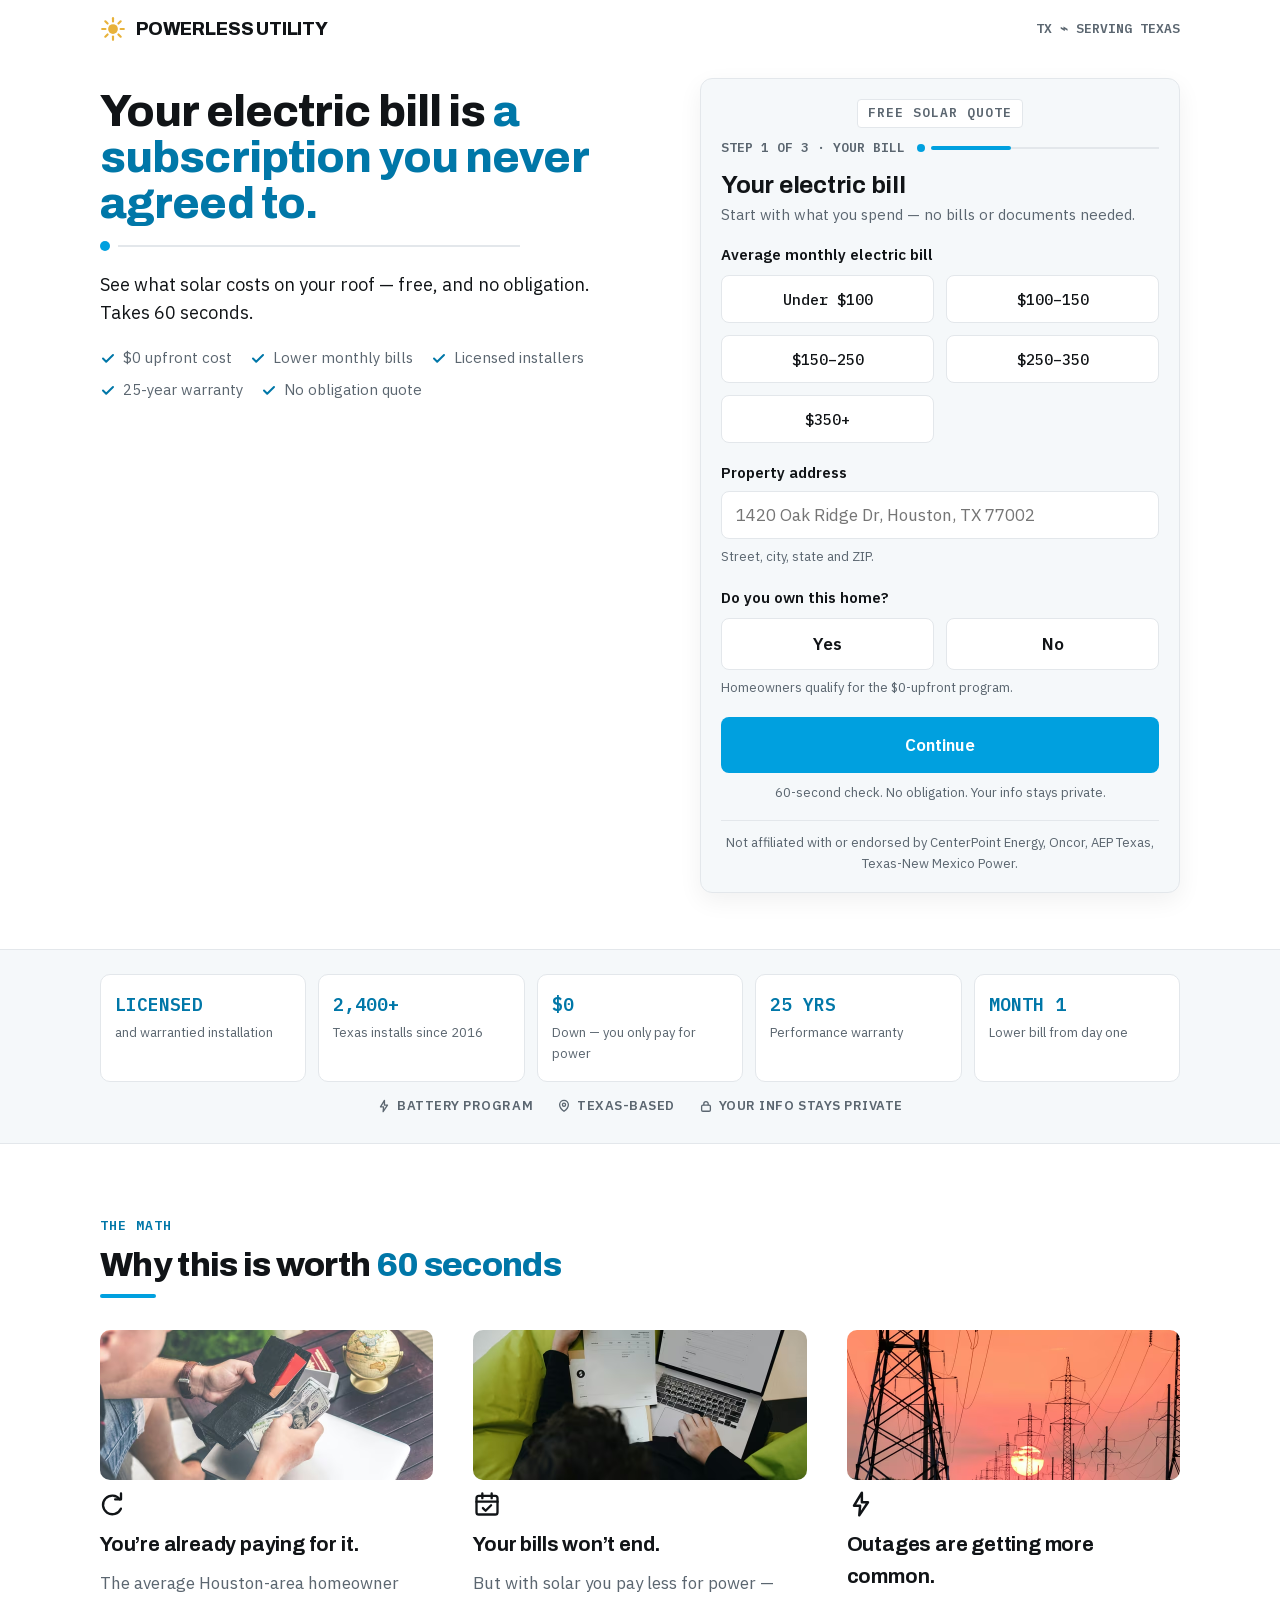
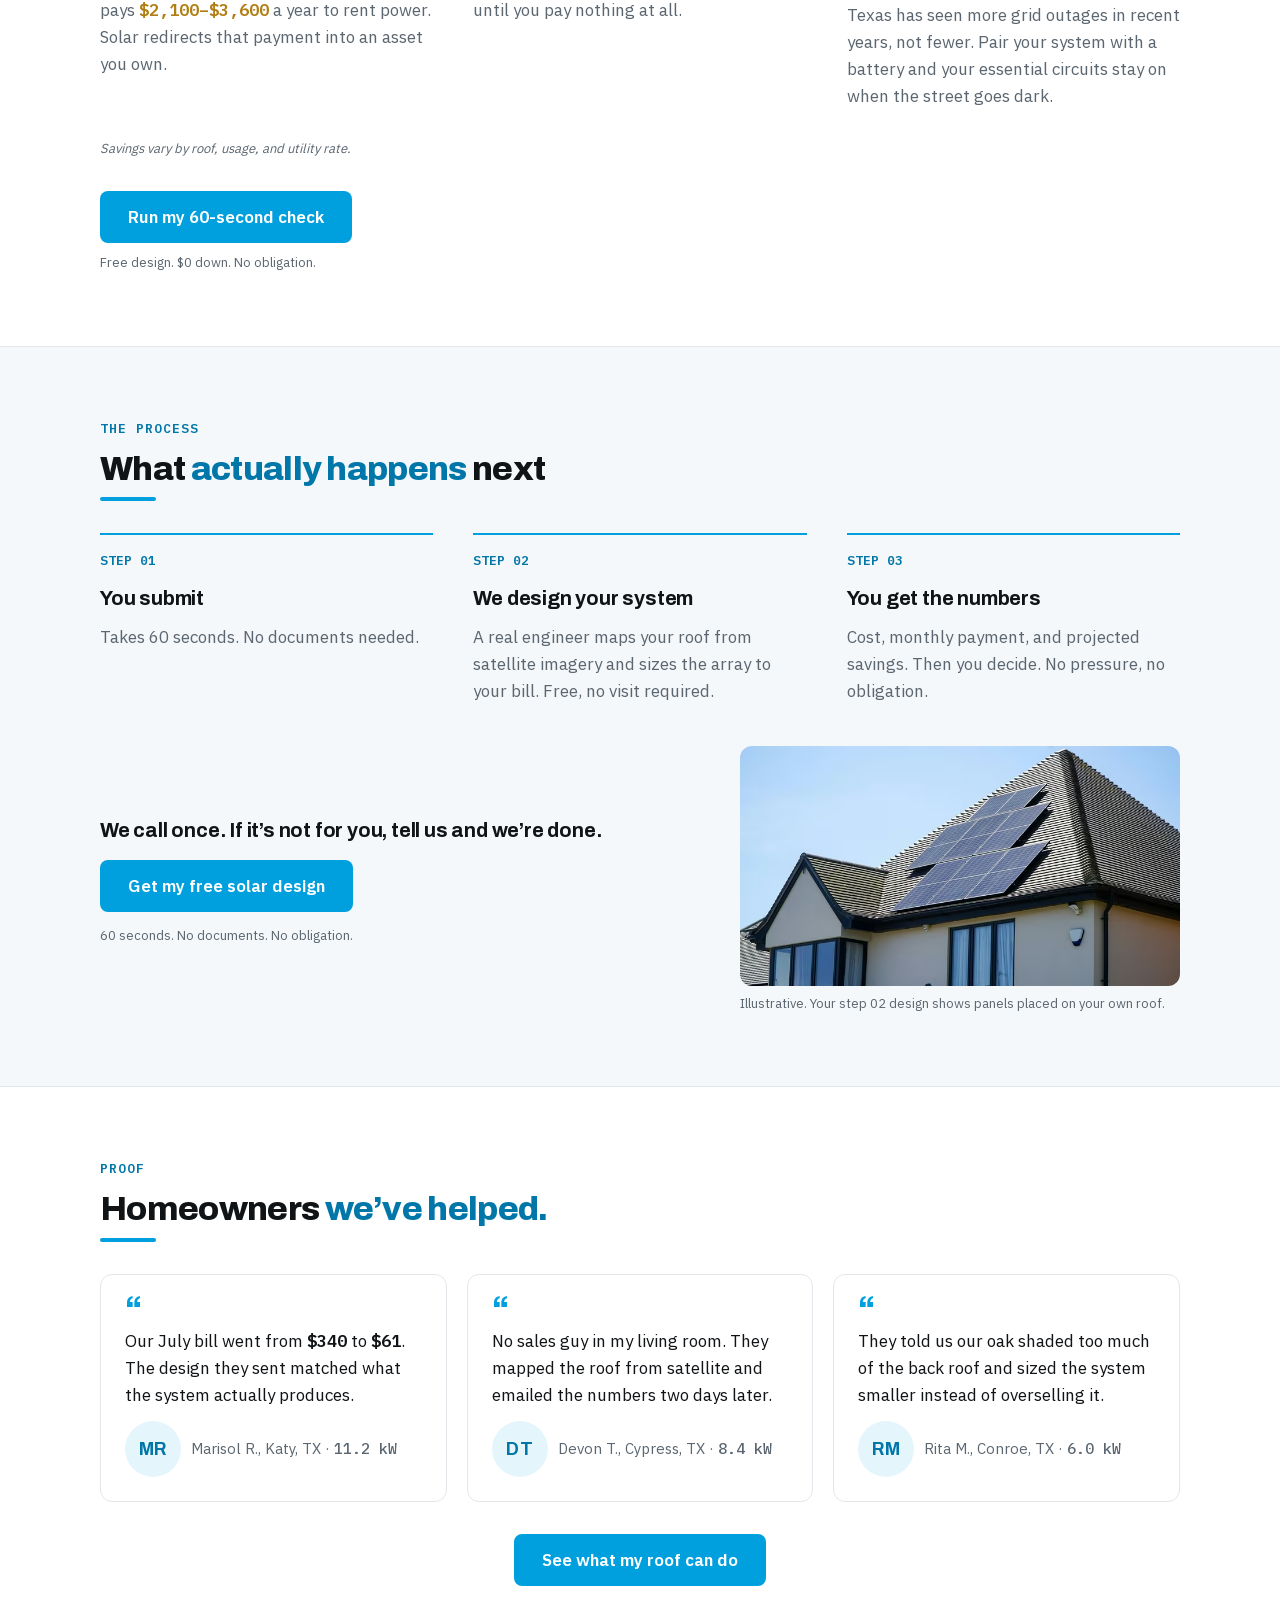
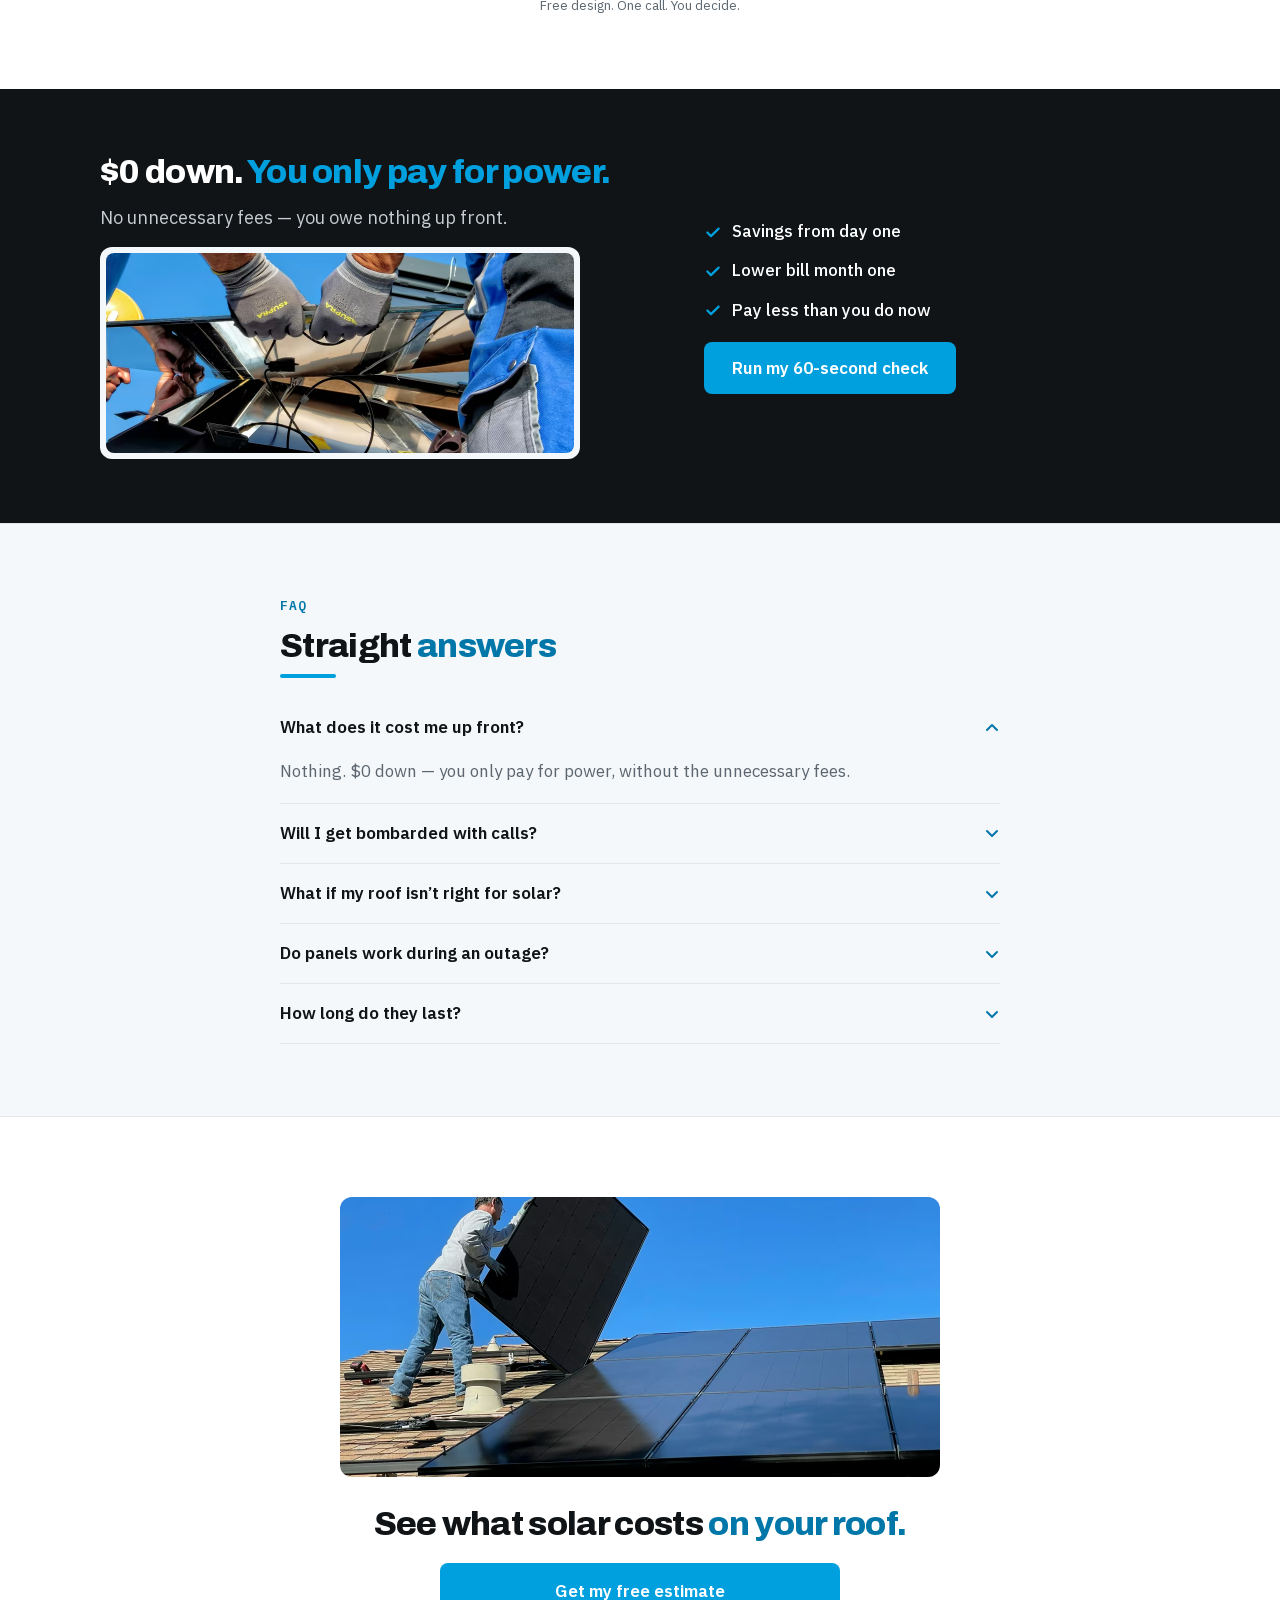
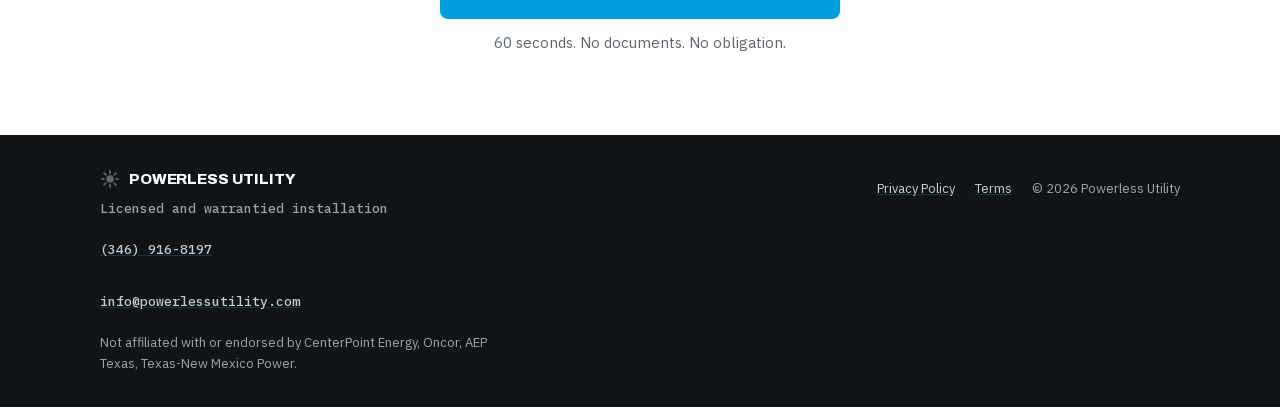
<file: index.html>
<!DOCTYPE html>
<html lang="en">
<head>
<meta charset="utf-8">
<meta name="viewport" content="width=device-width, initial-scale=1">
<title>Powerless Utility — Free Solar Quote for Texas Homeowners</title>
<meta name="description" content="See what solar costs on your roof — free, and no obligation. $0 down, licensed and warrantied installation, 25-year performance warranty. Takes 60 seconds.">
<meta name="theme-color" content="#00A0DF">
<link rel="icon" href="assets/favicon.svg" type="image/svg+xml">
<link rel="preload" as="font" type="font/woff2" href="assets/fonts/ibm-plex-sans-400.woff2" crossorigin>
<link rel="preload" as="font" type="font/woff2" href="assets/fonts/archivo-800.woff2" crossorigin>
<link rel="stylesheet" href="styles.css">
<!-- Photography: Unsplash (license: free for commercial use, no attribution required).
     hero-install, spare crew shot — Raze Solar · reason-bill — Artem Beliaikin
     reason-payments — SumUp · reason-outage — Andrey Metelev · design-preview — Watt A Lot
     battery-program — Ricardo Gomez Angel · install-photo — Bill Mead
     These are stock photographs, not Powerless Utility's own installs. Swap in real
     job-site photos before any campaign that claims them as the company's work. -->
<meta property="og:type" content="website">
<meta property="og:title" content="See what solar costs on your roof — free, no obligation">
<meta property="og:description" content="$0 down, licensed and warrantied installation, 25-year performance warranty. Takes 60 seconds.">
<meta property="og:image" content="assets/reason-bill.jpg">
<meta name="twitter:card" content="summary_large_image">
</head>
<body>

<a class="skip-link" href="#main">Skip to content</a>

<header class="site-header">
  <div class="brand">
    <svg width="26" height="26" viewBox="0 0 24 24" fill="none" aria-hidden="true"><circle cx="12" cy="12" r="4.5" fill="#E8B23A"></circle><g stroke="#E8B23A" stroke-width="2" stroke-linecap="round"><path d="M12 2v3"></path><path d="M12 19v3"></path><path d="M2 12h3"></path><path d="M19 12h3"></path><path d="M4.9 4.9l2.1 2.1"></path><path d="M17 17l2.1 2.1"></path><path d="M19.1 4.9L17 7"></path><path d="M7 17l-2.1 2.1"></path></g></svg>
    <span class="brand-name">Powerless Utility</span>
  </div>
  <span class="header-region"><span class="desktop-only-inline">TX ⌁ SERVING TEXAS</span><span class="mobile-only-inline">TX ⌁</span></span>
</header>

<main id="main">
<!-- Hero + Form -->
<section class="hero">
  <div class="hero-inner">
    <div class="hero-copy">
      <h1 id="hero-headline">Your electric bill is <span class="accent">a subscription you never agreed to.</span></h1>
      <div class="drain" aria-hidden="true">
        <span class="drain-dot"></span>
        <span class="drain-track"></span>
        <span class="drain-fill"></span>
      </div>
      <p class="hero-sub">See what solar costs on your roof — free, and no obligation. Takes 60 seconds.</p>
      <div class="hero-ticks">
        <span class="tick"><svg width="16" height="16" viewBox="0 0 16 16" fill="none" aria-hidden="true"><path d="M3 8.5l3.2 3.2L13 5" stroke="#0077A8" stroke-width="2" stroke-linecap="round" stroke-linejoin="round"></path></svg>$0 upfront cost</span>
        <span class="tick"><svg width="16" height="16" viewBox="0 0 16 16" fill="none" aria-hidden="true"><path d="M3 8.5l3.2 3.2L13 5" stroke="#0077A8" stroke-width="2" stroke-linecap="round" stroke-linejoin="round"></path></svg>Lower monthly bills</span>
        <span class="tick"><svg width="16" height="16" viewBox="0 0 16 16" fill="none" aria-hidden="true"><path d="M3 8.5l3.2 3.2L13 5" stroke="#0077A8" stroke-width="2" stroke-linecap="round" stroke-linejoin="round"></path></svg>Licensed installers</span>
        <span class="tick"><svg width="16" height="16" viewBox="0 0 16 16" fill="none" aria-hidden="true"><path d="M3 8.5l3.2 3.2L13 5" stroke="#0077A8" stroke-width="2" stroke-linecap="round" stroke-linejoin="round"></path></svg>25-year warranty</span>
        <span class="tick"><svg width="16" height="16" viewBox="0 0 16 16" fill="none" aria-hidden="true"><path d="M3 8.5l3.2 3.2L13 5" stroke="#0077A8" stroke-width="2" stroke-linecap="round" stroke-linejoin="round"></path></svg>No obligation quote</span>
      </div>
      <div class="hero-photo">
        <picture>
          <source media="(max-width:899px)" srcset="assets/hero-install-sm.avif" type="image/avif">
          <source media="(max-width:899px)" srcset="assets/hero-install-sm.webp" type="image/webp">
          <source srcset="assets/hero-install.avif" type="image/avif">
          <source srcset="assets/hero-install.webp" type="image/webp">
          <img class="img-real hero-img" src="assets/hero-install.jpg"
               alt="Two installers in safety harnesses fitting solar panels to a shingled residential roof under a clear sky"
               width="1120" height="440" fetchpriority="high" decoding="async">
        </picture>
      </div>
    </div>

    <div class="form-card" id="form-card">
      <div class="sr-only" aria-live="polite" id="live-region"></div>
      <div class="card-eyebrow-row">
        <span class="card-eyebrow">FREE SOLAR QUOTE</span>
      </div>
      <div id="form-body"></div>
      <p class="card-disclaimer">Not affiliated with or endorsed by CenterPoint Energy, Oncor, AEP Texas, Texas-New Mexico Power.</p>
    </div>
  </div>
</section>

<!-- Proof strip -->
<section class="proof">
  <div class="wrap">
    <div class="proof-grid">
      <div class="proof-card"><span class="proof-num">LICENSED</span><span class="proof-label">and warrantied installation</span></div>
      <div class="proof-card"><span class="proof-num">2,400+</span><span class="proof-label">Texas installs since 2016</span></div>
      <div class="proof-card"><span class="proof-num">$0</span><span class="proof-label">Down — you only pay for power</span></div>
      <div class="proof-card"><span class="proof-num">25 YRS</span><span class="proof-label">Performance warranty</span></div>
      <div class="proof-card"><span class="proof-num">MONTH 1</span><span class="proof-label">Lower bill from day one</span></div>
    </div>
    <div class="badges">
      <span class="badge"><svg width="14" height="14" viewBox="0 0 16 16" fill="none" aria-hidden="true"><path d="M8.5 1.5L4 9h3.5L7 14.5 12 7H8.5z" stroke="#5B6670" stroke-width="1.5" stroke-linejoin="round"></path></svg>BATTERY PROGRAM</span>
      <span class="badge"><svg width="14" height="14" viewBox="0 0 16 16" fill="none" aria-hidden="true"><path d="M8 14s5-3.6 5-7.5a5 5 0 00-10 0C3 10.4 8 14 8 14z" stroke="#5B6670" stroke-width="1.5"></path><circle cx="8" cy="6.5" r="1.8" stroke="#5B6670" stroke-width="1.5"></circle></svg>TEXAS-BASED</span>
      <span class="badge"><svg width="14" height="14" viewBox="0 0 16 16" fill="none" aria-hidden="true"><rect x="3" y="7" width="10" height="7" rx="1.5" stroke="#5B6670" stroke-width="1.5"></rect><path d="M5.5 7V5.5a2.5 2.5 0 015 0V7" stroke="#5B6670" stroke-width="1.5"></path></svg>YOUR INFO STAYS PRIVATE</span>
    </div>
  </div>
</section>

<!-- Three reasons -->
<section class="reasons">
  <div class="wrap section-pad">
    <div class="section-head">
      <span class="eyebrow">THE MATH</span>
      <h2>Why this is worth <span class="accent">60 seconds</span></h2>
      <span class="rule" aria-hidden="true"></span>
    </div>
    <div class="cols-260">
      <div class="reason">
        <picture>
          <source srcset="assets/reason-bill.avif" type="image/avif">
          <source srcset="assets/reason-bill.webp" type="image/webp">
          <img class="img-real" src="assets/reason-bill.jpg" alt="A homeowner counting cash out of a wallet at an outdoor table" width="720" height="300" loading="lazy" decoding="async" style="height:150px;--radius:10px">
        </picture>
        <svg width="28" height="28" viewBox="0 0 24 24" fill="none" aria-hidden="true"><path d="M17 8a8 8 0 10.9 8" stroke="#111417" stroke-width="2" stroke-linecap="round"></path><path d="M18 3v5h-5" stroke="#111417" stroke-width="2" stroke-linecap="round" stroke-linejoin="round"></path></svg>
        <h3>You’re already paying for it.</h3>
        <p>The average Houston-area homeowner pays <span class="figure amber">$2,100–$3,600</span> a year to rent power. Solar redirects that payment into an asset you own.</p>
      </div>
      <div class="reason">
        <picture>
          <source srcset="assets/reason-payments.avif" type="image/avif">
          <source srcset="assets/reason-payments.webp" type="image/webp">
          <img class="img-real" src="assets/reason-payments.jpg"
               alt="A person reviewing a printed invoice next to an open laptop"
               width="720" height="300" loading="lazy" decoding="async" style="height:150px;--radius:10px">
        </picture>
        <svg width="28" height="28" viewBox="0 0 24 24" fill="none" aria-hidden="true"><rect x="3" y="5" width="18" height="16" rx="2" stroke="#111417" stroke-width="2"></rect><path d="M3 10h18M8 3v4M16 3v4" stroke="#111417" stroke-width="2" stroke-linecap="round"></path><path d="M8.5 15.5l2.3 2.3 4.7-4.7" stroke="#111417" stroke-width="2" stroke-linecap="round" stroke-linejoin="round"></path></svg>
        <h3>Your bills won’t end.</h3>
        <p>But with solar you pay less for power — until you pay nothing at all.</p>
      </div>
      <div class="reason">
        <picture>
          <source srcset="assets/reason-outage.avif" type="image/avif">
          <source srcset="assets/reason-outage.webp" type="image/webp">
          <img class="img-real" src="assets/reason-outage.jpg"
               alt="A line of high-voltage transmission towers silhouetted against an orange sunset"
               width="720" height="300" loading="lazy" decoding="async" style="height:150px;--radius:10px">
        </picture>
        <svg width="28" height="28" viewBox="0 0 16 16" fill="none" aria-hidden="true"><path d="M8.5 1.5L4 9h3.5L7 14.5 12 7H8.5z" stroke="#111417" stroke-width="1.4" stroke-linejoin="round"></path></svg>
        <h3>Outages are getting more common.</h3>
        <p>Texas has seen more grid outages in recent years, not fewer. Pair your system with a battery and your essential circuits stay on when the street goes dark.</p>
      </div>
    </div>
    <p class="fineprint-italic">Savings vary by roof, usage, and utility rate.</p>
    <div class="cta-block">
      <button type="button" class="btn btn-primary btn-inline" data-scroll-to-form>Run my 60-second check</button>
      <p class="fineprint">Free design. $0 down. No obligation.</p>
    </div>
  </div>
</section>

<!-- What happens next -->
<section class="process">
  <div class="wrap section-pad">
    <div class="section-head">
      <span class="eyebrow">THE PROCESS</span>
      <h2>What <span class="accent">actually happens</span> next</h2>
      <span class="rule" aria-hidden="true"></span>
    </div>
    <div class="cols-260 gap-28">
      <div class="step-card">
        <span class="step-num">STEP 01</span>
        <h3>You submit</h3>
        <p>Takes 60 seconds. No documents needed.</p>
      </div>
      <div class="step-card">
        <span class="step-num">STEP 02</span>
        <h3>We design your system</h3>
        <p>A real engineer maps your roof from satellite imagery and sizes the array to your bill. Free, no visit required.</p>
      </div>
      <div class="step-card">
        <span class="step-num">STEP 03</span>
        <h3>You get the numbers</h3>
        <p>Cost, monthly payment, and projected savings. Then you decide. No pressure, no obligation.</p>
      </div>
    </div>
    <div class="process-cta">
      <div class="process-cta-copy">
        <p class="lead-line">We call once. If it’s not for you, tell us and we’re done.</p>
        <button type="button" class="btn btn-primary btn-inline" data-scroll-to-form>Get my free solar design</button>
        <p class="fineprint">60 seconds. No documents. No obligation.</p>
      </div>
      <div class="process-cta-media">
        <picture>
          <source media="(max-width:899px)" srcset="assets/design-preview-sm.avif" type="image/avif">
          <source media="(max-width:899px)" srcset="assets/design-preview-sm.webp" type="image/webp">
          <source srcset="assets/design-preview.avif" type="image/avif">
          <source srcset="assets/design-preview.webp" type="image/webp">
          <img class="img-real" src="assets/design-preview.jpg"
               alt="A tiled house roof with a solar array laid out across the sunlit south-facing plane"
               width="880" height="480" loading="lazy" decoding="async" style="height:240px;--radius:12px">
        </picture>
        <p class="fineprint mt-8">Illustrative. Your step 02 design shows panels placed on your own roof.</p>
      </div>
    </div>
  </div>
</section>

<!-- Social proof -->
<section class="testimonials" id="proof">
  <div class="wrap section-pad">
    <div class="section-head">
      <span class="eyebrow">PROOF</span>
      <h2>Homeowners <span class="accent">we’ve helped.</span></h2>
      <span class="rule" aria-hidden="true"></span>
    </div>
    <div class="cols-280">
      <figure class="quote-card">
        <span class="quote-mark" aria-hidden="true">“</span>
        <blockquote>Our July bill went from <span class="figure">$340</span> to <span class="figure">$61</span>. The design they sent matched what the system actually produces.</blockquote>
        <figcaption><span class="avatar-monogram" aria-hidden="true">MR</span><span>Marisol R., Katy, TX · <span class="mono">11.2 kW</span></span></figcaption>
      </figure>
      <figure class="quote-card">
        <span class="quote-mark" aria-hidden="true">“</span>
        <blockquote>No sales guy in my living room. They mapped the roof from satellite and emailed the numbers two days later.</blockquote>
        <figcaption><span class="avatar-monogram" aria-hidden="true">DT</span><span>Devon T., Cypress, TX · <span class="mono">8.4 kW</span></span></figcaption>
      </figure>
      <figure class="quote-card">
        <span class="quote-mark" aria-hidden="true">“</span>
        <blockquote>They told us our oak shaded too much of the back roof and sized the system smaller instead of overselling it.</blockquote>
        <figcaption><span class="avatar-monogram" aria-hidden="true">RM</span><span>Rita M., Conroe, TX · <span class="mono">6.0 kW</span></span></figcaption>
      </figure>
    </div>
    <div class="cta-block cta-block-center">
      <button type="button" class="btn btn-primary btn-inline" data-scroll-to-form>See what my roof can do</button>
      <p class="fineprint">Free design. One call. You decide.</p>
    </div>
  </div>
</section>

<!-- $0 down -->
<section class="no-loan">
  <div class="wrap no-loan-inner">
    <div class="no-loan-copy">
      <h2>$0 down. <span class="accent-bright">You only pay for power.</span></h2>
      <p class="no-loan-sub">No unnecessary fees — you owe nothing up front.</p>
      <div class="no-loan-media">
        <picture>
          <source media="(max-width:899px)" srcset="assets/battery-program-sm.avif" type="image/avif">
          <source media="(max-width:899px)" srcset="assets/battery-program-sm.webp" type="image/webp">
          <source srcset="assets/battery-program.avif" type="image/avif">
          <source srcset="assets/battery-program.webp" type="image/webp">
          <img class="img-real" src="assets/battery-program.jpg"
               alt="Gloved hands connecting the wiring beneath a solar panel during installation"
               width="936" height="400" loading="lazy" decoding="async" style="height:200px;--radius:8px;display:block">
        </picture>
      </div>
    </div>
    <div class="no-loan-list">
      <span class="dark-tick"><svg width="18" height="18" viewBox="0 0 16 16" fill="none" aria-hidden="true"><path d="M3 8.5l3.2 3.2L13 5" stroke="#00A0DF" stroke-width="2" stroke-linecap="round" stroke-linejoin="round"></path></svg>Savings from day one</span>
      <span class="dark-tick"><svg width="18" height="18" viewBox="0 0 16 16" fill="none" aria-hidden="true"><path d="M3 8.5l3.2 3.2L13 5" stroke="#00A0DF" stroke-width="2" stroke-linecap="round" stroke-linejoin="round"></path></svg>Lower bill month one</span>
      <span class="dark-tick"><svg width="18" height="18" viewBox="0 0 16 16" fill="none" aria-hidden="true"><path d="M3 8.5l3.2 3.2L13 5" stroke="#00A0DF" stroke-width="2" stroke-linecap="round" stroke-linejoin="round"></path></svg>Pay less than you do now</span>
      <button type="button" class="btn btn-primary btn-inline btn-self-start" data-scroll-to-form>Run my 60-second check</button>
    </div>
  </div>
</section>

<!-- FAQ -->
<section class="faq">
  <div class="wrap-narrow section-pad">
    <div class="section-head mb-20">
      <span class="eyebrow">FAQ</span>
      <h2>Straight <span class="accent">answers</span></h2>
      <span class="rule" aria-hidden="true"></span>
    </div>
    <details open>
      <summary>What does it cost me up front?<svg width="16" height="16" viewBox="0 0 16 16" fill="none" aria-hidden="true"><path d="M3 6l5 5 5-5" stroke="#0077A8" stroke-width="2" stroke-linecap="round" stroke-linejoin="round"></path></svg></summary>
      <p>Nothing. $0 down — you only pay for power, without the unnecessary fees.</p>
    </details>
    <details>
      <summary>Will I get bombarded with calls?<svg width="16" height="16" viewBox="0 0 16 16" fill="none" aria-hidden="true"><path d="M3 6l5 5 5-5" stroke="#0077A8" stroke-width="2" stroke-linecap="round" stroke-linejoin="round"></path></svg></summary>
      <p>No. One call, from a real person, at the time you choose.</p>
    </details>
    <details>
      <summary>What if my roof isn’t right for solar?<svg width="16" height="16" viewBox="0 0 16 16" fill="none" aria-hidden="true"><path d="M3 6l5 5 5-5" stroke="#0077A8" stroke-width="2" stroke-linecap="round" stroke-linejoin="round"></path></svg></summary>
      <p>We’ll tell you. About 1 in 5 homes we design turn out not to be a fit — you’ll get a straight answer either way.</p>
    </details>
    <details>
      <summary>Do panels work during an outage?<svg width="16" height="16" viewBox="0 0 16 16" fill="none" aria-hidden="true"><path d="M3 6l5 5 5-5" stroke="#0077A8" stroke-width="2" stroke-linecap="round" stroke-linejoin="round"></path></svg></summary>
      <p>Grid-tied systems shut off for lineworker safety. With a battery, essential circuits stay on.</p>
    </details>
    <details>
      <summary>How long do they last?<svg width="16" height="16" viewBox="0 0 16 16" fill="none" aria-hidden="true"><path d="M3 6l5 5 5-5" stroke="#0077A8" stroke-width="2" stroke-linecap="round" stroke-linejoin="round"></path></svg></summary>
      <p>25-year performance warranty, typically producing 30+ years.</p>
    </details>
  </div>
</section>

<!-- Final CTA -->
<section class="final-cta">
  <div class="final-cta-inner">
    <picture>
      <source media="(max-width:899px)" srcset="assets/install-photo-sm.avif" type="image/avif">
      <source media="(max-width:899px)" srcset="assets/install-photo-sm.webp" type="image/webp">
      <source srcset="assets/install-photo.avif" type="image/avif">
      <source srcset="assets/install-photo.webp" type="image/webp">
      <img class="img-real" src="assets/install-photo.jpg"
           alt="An installer lifting a solar panel into place on a tiled roof beside a completed row of panels"
           width="1200" height="560" loading="lazy" decoding="async" style="height:280px;--radius:12px;margin-bottom:28px">
    </picture>
    <h2>See what solar costs <span class="accent">on your roof.</span></h2>
    <button type="button" class="btn btn-primary btn-final" data-scroll-to-form>Get my free estimate</button>
    <p class="fineprint-15">60 seconds. No documents. No obligation.</p>
  </div>
</section>

</main>

<footer class="site-footer">
  <div class="wrap footer-inner">
    <div class="footer-col">
      <div class="footer-brand">
        <svg width="20" height="20" viewBox="0 0 24 24" fill="none" aria-hidden="true"><circle cx="12" cy="12" r="4.5" fill="#5B6670"></circle><g stroke="#5B6670" stroke-width="2" stroke-linecap="round"><path d="M12 2v3"></path><path d="M12 19v3"></path><path d="M2 12h3"></path><path d="M19 12h3"></path><path d="M4.9 4.9l2.1 2.1"></path><path d="M17 17l2.1 2.1"></path><path d="M19.1 4.9L17 7"></path><path d="M7 17l-2.1 2.1"></path></g></svg>
        <span class="footer-brand-name">Powerless Utility</span>
      </div>
      <span class="mono-13">Licensed and warrantied installation</span>
      <a class="mono-13 footer-link" href="tel:+13469168197">(346) 916-8197</a>
      <a class="mono-13 footer-link" href="mailto:info@powerlessutility.com">info@powerlessutility.com</a>
      <span class="footer-disclaimer">Not affiliated with or endorsed by CenterPoint Energy, Oncor, AEP Texas, Texas-New Mexico Power.</span>
    </div>
    <div class="footer-legal">
      <a href="privacy.html" target="_blank" rel="noopener" class="footer-link">Privacy Policy</a>
      <a href="terms.html" target="_blank" rel="noopener" class="footer-link">Terms</a>
      <span>© 2026 Powerless Utility</span>
    </div>
  </div>
</footer>

<div class="sticky-cta" id="sticky-cta" hidden>
  <button type="button" class="btn btn-primary btn-sticky" data-scroll-to-form>Get my free quote</button>
</div>

<div class="exit-overlay" id="exit-overlay" hidden>
  <div class="exit-dialog" role="dialog" aria-modal="true" aria-label="Get the estimate by email" id="exit-dialog"></div>
</div>

<script src="app.js" defer></script>
</body>
</html>
</file>
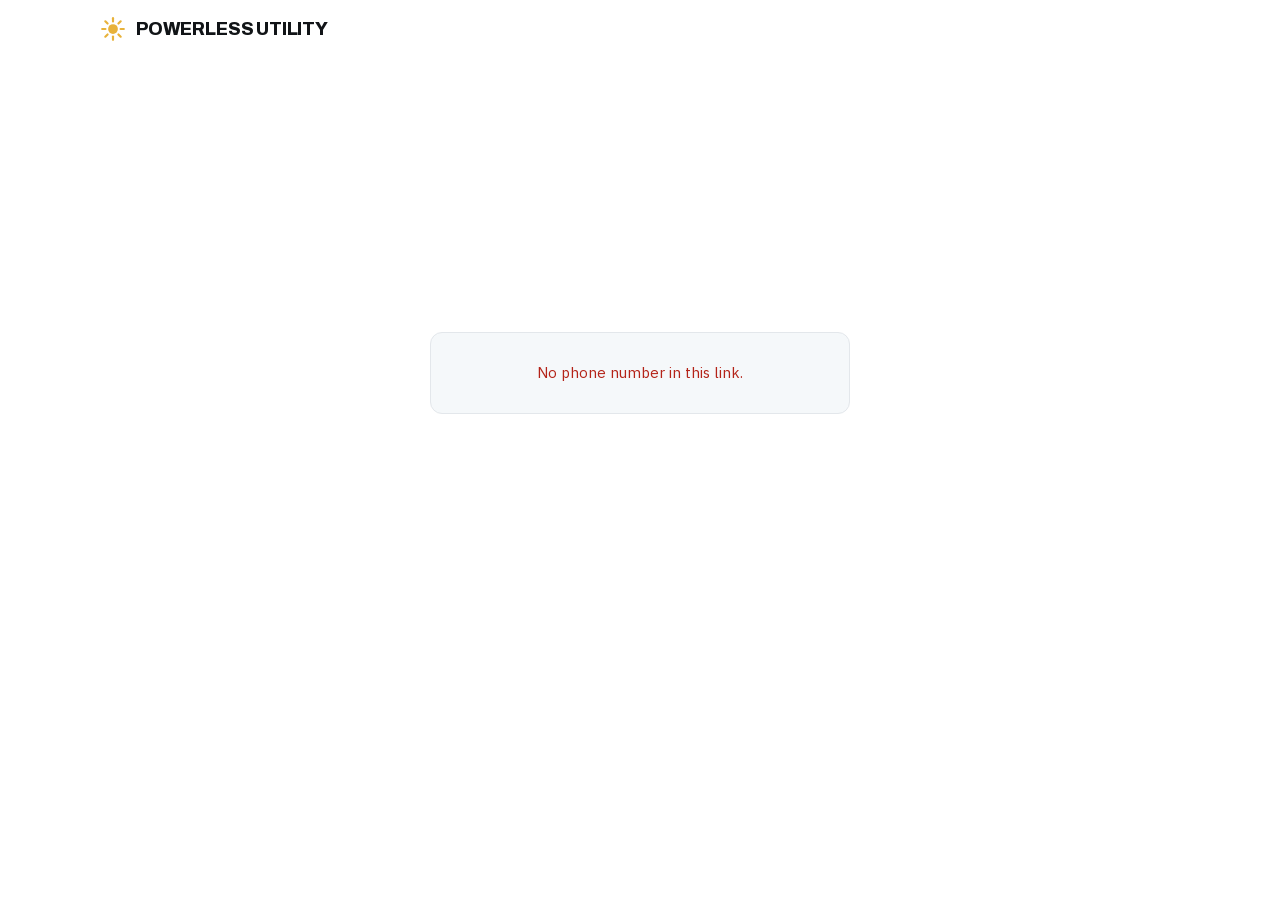
<file: call.html>
<!DOCTYPE html>
<html lang="en">
<head>
<meta charset="utf-8">
<meta name="viewport" content="width=device-width, initial-scale=1">
<title>Call — Powerless Utility</title>
<!-- Tap-to-call bridge for the leads sheet. Google Sheets will not open a
     tel: link directly, so the sheet links here and this page opens the
     dialler. The number rides in the URL fragment (#18328847302), which the
     browser never sends to the server, so it is not logged anywhere. -->
<meta name="robots" content="noindex, nofollow">
<meta name="theme-color" content="#00A0DF">
<link rel="icon" href="assets/favicon.svg" type="image/svg+xml">
<link rel="stylesheet" href="styles.css">
<style>
  .call-wrap{min-height:70vh;display:flex;align-items:center;justify-content:center;padding:32px 20px}
  .call-card{width:100%;max-width:420px;background:var(--surface);border:1px solid var(--line);border-radius:12px;padding:28px 24px;text-align:center}
  .call-label{font-family:var(--mono);font-weight:600;font-size:13px;letter-spacing:.08em;color:var(--muted);margin:0 0 10px}
  .call-number{font-family:var(--display);font-weight:800;font-size:clamp(28px,8vw,36px);letter-spacing:-0.01em;margin:0 0 20px;color:var(--ink);word-break:break-all}
  .dial-btn{display:block;width:100%;min-height:60px;line-height:60px;border-radius:8px;background:var(--brand-dark);color:#FFFFFF;font-weight:600;font-size:19px;text-decoration:none}
  .dial-btn:hover{background:#00688F;color:#FFFFFF}
  .call-hint{font-size:13px;color:var(--muted);margin:14px 0 0}
  .call-err{color:var(--error);font-size:15px;margin:0}
</style>
</head>
<body>

<header class="site-header">
  <a class="brand brand-home" href="index.html">
    <svg width="26" height="26" viewBox="0 0 24 24" fill="none" aria-hidden="true"><circle cx="12" cy="12" r="4.5" fill="#E8B23A"></circle><g stroke="#E8B23A" stroke-width="2" stroke-linecap="round"><path d="M12 2v3"></path><path d="M12 19v3"></path><path d="M2 12h3"></path><path d="M19 12h3"></path><path d="M4.9 4.9l2.1 2.1"></path><path d="M17 17l2.1 2.1"></path><path d="M19.1 4.9L17 7"></path><path d="M7 17l-2.1 2.1"></path></g></svg>
    <span class="brand-name">Powerless Utility</span>
  </a>
</header>

<main class="call-wrap">
  <div class="call-card" id="card">
    <p class="call-label">CALLING</p>
    <h1 class="call-number" id="number">…</h1>
    <a class="dial-btn" id="dial" href="#">Call</a>
    <p class="call-hint">If your phone didn't open the dialler, tap Call.</p>
  </div>
</main>

<script>
(function () {
  var digits = (location.hash || '').replace(/\D/g, '');
  if (digits.length === 11 && digits.charAt(0) === '1') digits = digits.slice(1);
  var card = document.getElementById('card');
  if (digits.length !== 10) {
    card.innerHTML = '<p class="call-err">No phone number in this link.</p>';
    return;
  }
  var pretty = '(' + digits.slice(0, 3) + ') ' + digits.slice(3, 6) + '-' + digits.slice(6);
  var tel = 'tel:+1' + digits;
  document.getElementById('number').textContent = pretty;
  var dial = document.getElementById('dial');
  dial.href = tel;
  dial.textContent = 'Call ' + pretty;
  // Go straight to the dialler; the button stays as the fallback.
  location.replace(tel);
})();
</script>
</body>
</html>
</file>
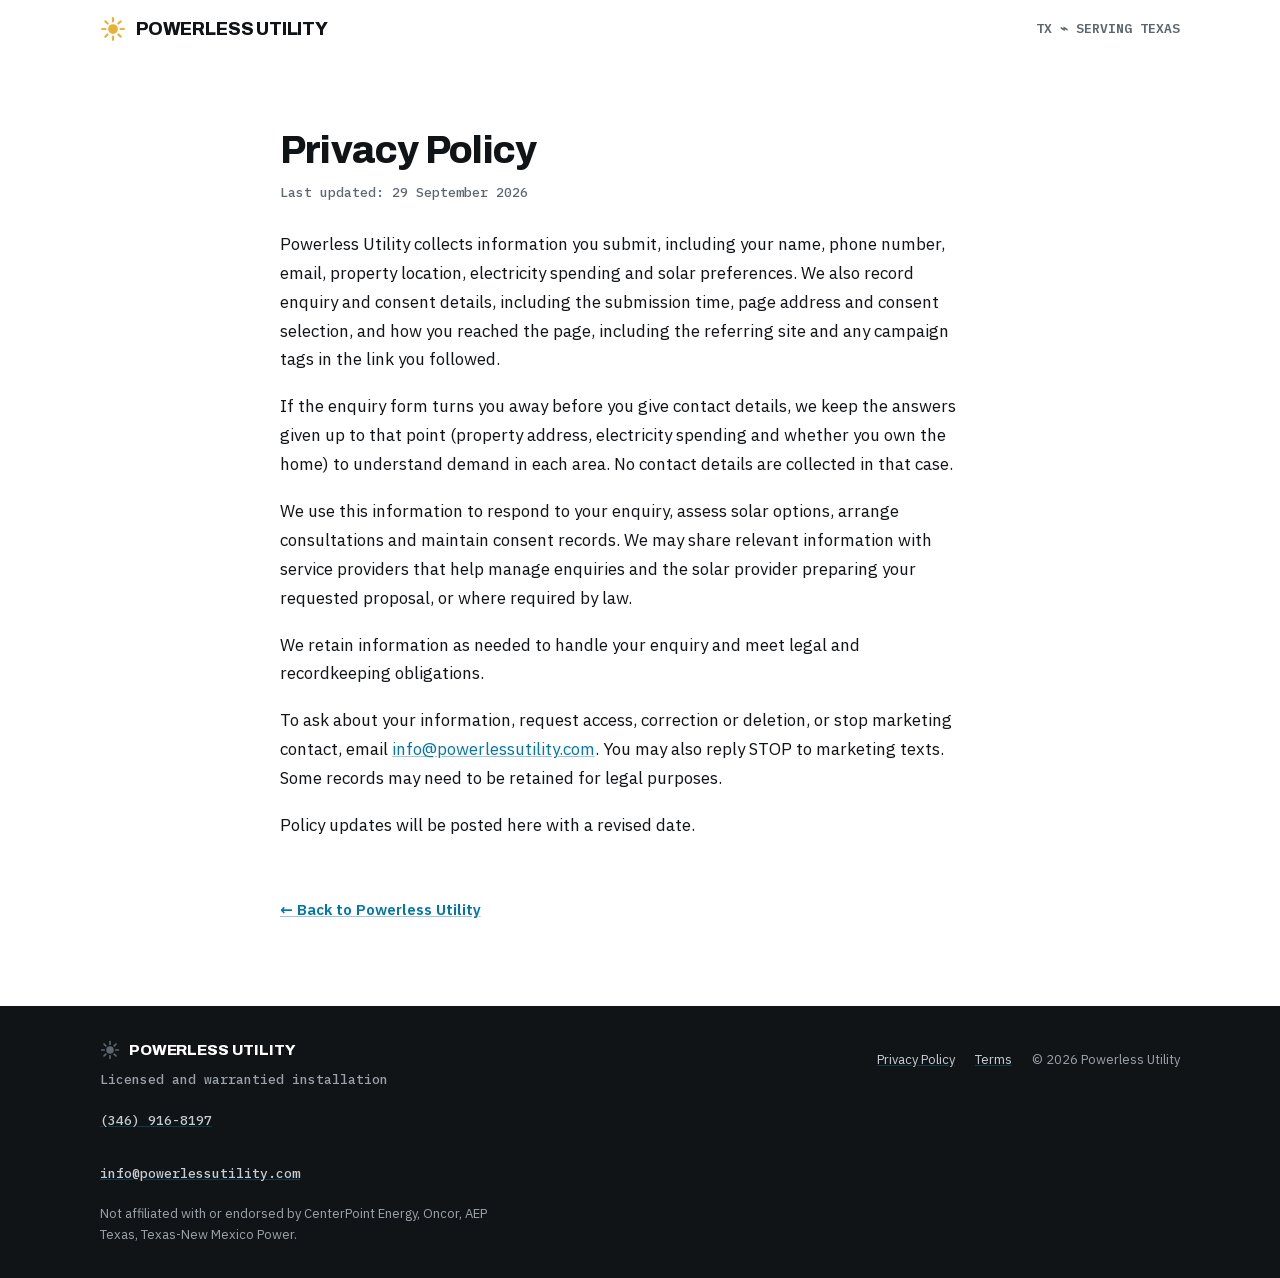
<file: privacy.html>
<!DOCTYPE html>
<html lang="en">
<head>
<meta charset="utf-8">
<meta name="viewport" content="width=device-width, initial-scale=1">
<title>Privacy Policy — Powerless Utility</title>
<meta name="description" content="How Powerless Utility collects, uses, shares and retains the information you submit through powerlessutility.com, and how to request access, correction, deletion or an end to marketing contact.">
<meta name="theme-color" content="#00A0DF">
<link rel="icon" href="assets/favicon.svg" type="image/svg+xml">
<link rel="preload" as="font" type="font/woff2" href="assets/fonts/ibm-plex-sans-400.woff2" crossorigin>
<link rel="preload" as="font" type="font/woff2" href="assets/fonts/archivo-800.woff2" crossorigin>
<link rel="stylesheet" href="styles.css">
</head>
<body>

<a class="skip-link" href="#main">Skip to content</a>

<header class="site-header">
  <a class="brand brand-home" href="index.html">
    <svg width="26" height="26" viewBox="0 0 24 24" fill="none" aria-hidden="true"><circle cx="12" cy="12" r="4.5" fill="#E8B23A"></circle><g stroke="#E8B23A" stroke-width="2" stroke-linecap="round"><path d="M12 2v3"></path><path d="M12 19v3"></path><path d="M2 12h3"></path><path d="M19 12h3"></path><path d="M4.9 4.9l2.1 2.1"></path><path d="M17 17l2.1 2.1"></path><path d="M19.1 4.9L17 7"></path><path d="M7 17l-2.1 2.1"></path></g></svg>
    <span class="brand-name">Powerless Utility</span>
  </a>
  <span class="header-region"><span class="desktop-only-inline">TX ⌁ SERVING TEXAS</span><span class="mobile-only-inline">TX ⌁</span></span>
</header>

<main id="main">
<section class="legal">
  <div class="wrap-narrow section-pad">
    <h1>Privacy Policy</h1>
    <p class="legal-updated">Last updated: 29 September 2026</p>

    <p>Powerless Utility collects information you submit, including your name, phone number, email, property location, electricity spending and solar preferences. We also record enquiry and consent details, including the submission time, page address and consent selection, and how you reached the page, including the referring site and any campaign tags in the link you followed.</p>

    <p>If the enquiry form turns you away before you give contact details, we keep the answers given up to that point (property address, electricity spending and whether you own the home) to understand demand in each area. No contact details are collected in that case.</p>

    <p>We use this information to respond to your enquiry, assess solar options, arrange consultations and maintain consent records. We may share relevant information with service providers that help manage enquiries and the solar provider preparing your requested proposal, or where required by law.</p>

    <p>We retain information as needed to handle your enquiry and meet legal and recordkeeping obligations.</p>

    <p>To ask about your information, request access, correction or deletion, or stop marketing contact, email <a href="mailto:info@powerlessutility.com">info@powerlessutility.com</a>. You may also reply STOP to marketing texts. Some records may need to be retained for legal purposes.</p>

    <p>Policy updates will be posted here with a revised date.</p>

    <a class="legal-back" href="index.html">&#8592; Back to Powerless Utility</a>
  </div>
</section>
</main>

<footer class="site-footer">
  <div class="wrap footer-inner">
    <div class="footer-col">
      <div class="footer-brand">
        <svg width="20" height="20" viewBox="0 0 24 24" fill="none" aria-hidden="true"><circle cx="12" cy="12" r="4.5" fill="#5B6670"></circle><g stroke="#5B6670" stroke-width="2" stroke-linecap="round"><path d="M12 2v3"></path><path d="M12 19v3"></path><path d="M2 12h3"></path><path d="M19 12h3"></path><path d="M4.9 4.9l2.1 2.1"></path><path d="M17 17l2.1 2.1"></path><path d="M19.1 4.9L17 7"></path><path d="M7 17l-2.1 2.1"></path></g></svg>
        <span class="footer-brand-name">Powerless Utility</span>
      </div>
      <span class="mono-13">Licensed and warrantied installation</span>
      <a class="mono-13 footer-link" href="tel:+13469168197">(346) 916-8197</a>
      <a class="mono-13 footer-link" href="mailto:info@powerlessutility.com">info@powerlessutility.com</a>
      <span class="footer-disclaimer">Not affiliated with or endorsed by CenterPoint Energy, Oncor, AEP Texas, Texas-New Mexico Power.</span>
    </div>
    <div class="footer-legal">
      <a href="privacy.html" class="footer-link" aria-current="page">Privacy Policy</a>
      <a href="terms.html" class="footer-link">Terms</a>
      <span>© 2026 Powerless Utility</span>
    </div>
  </div>
</footer>

</body>
</html>
</file>
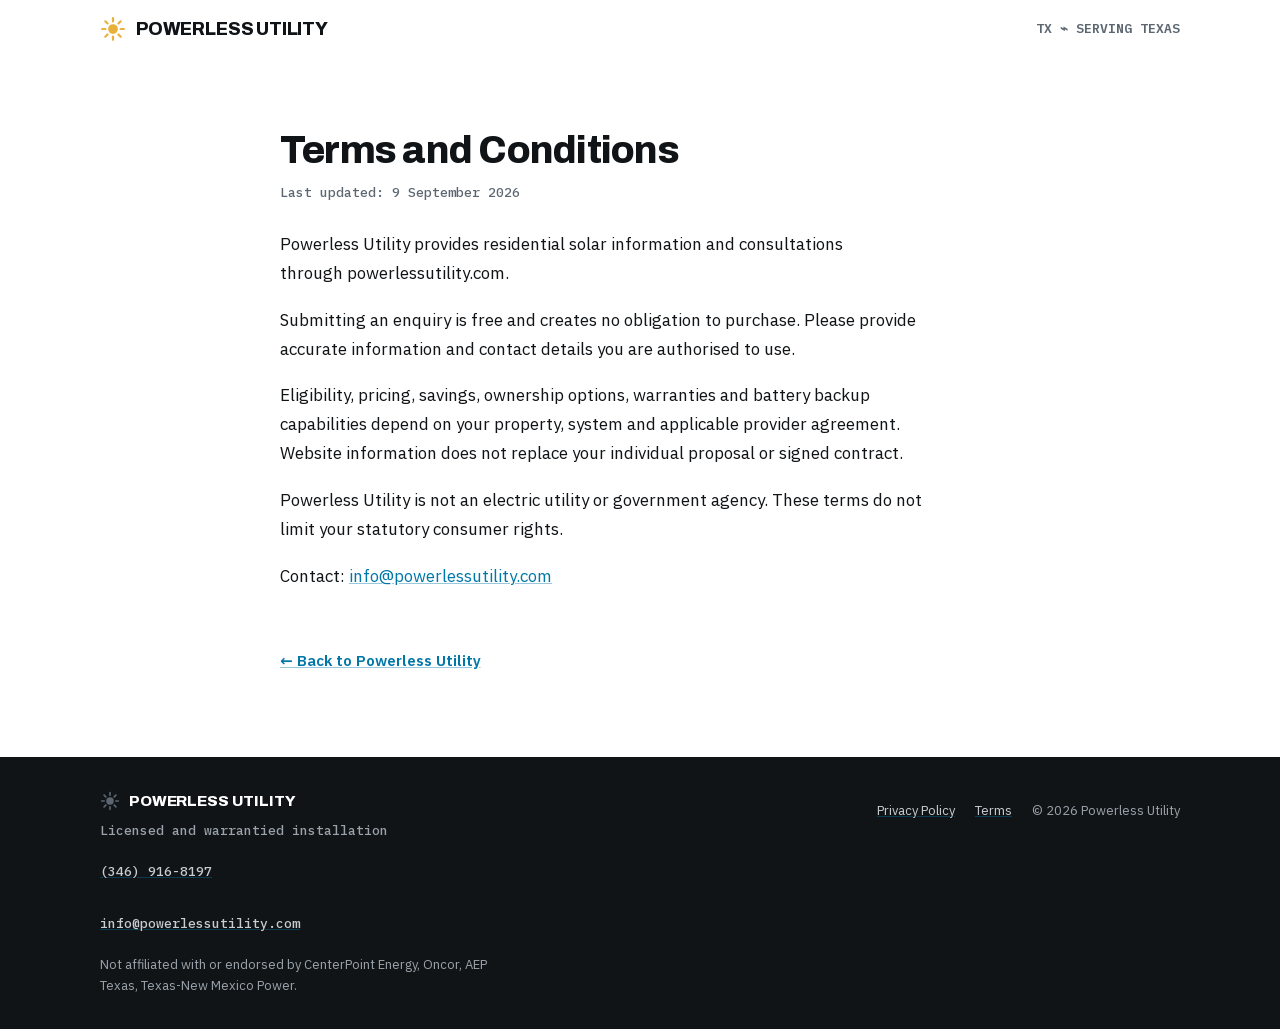
<file: terms.html>
<!DOCTYPE html>
<html lang="en">
<head>
<meta charset="utf-8">
<meta name="viewport" content="width=device-width, initial-scale=1">
<title>Terms and Conditions — Powerless Utility</title>
<meta name="description" content="The terms that apply to residential solar information, enquiries and consultations provided by Powerless Utility through powerlessutility.com.">
<meta name="theme-color" content="#00A0DF">
<link rel="icon" href="assets/favicon.svg" type="image/svg+xml">
<link rel="preload" as="font" type="font/woff2" href="assets/fonts/ibm-plex-sans-400.woff2" crossorigin>
<link rel="preload" as="font" type="font/woff2" href="assets/fonts/archivo-800.woff2" crossorigin>
<link rel="stylesheet" href="styles.css">
</head>
<body>

<a class="skip-link" href="#main">Skip to content</a>

<header class="site-header">
  <a class="brand brand-home" href="index.html">
    <svg width="26" height="26" viewBox="0 0 24 24" fill="none" aria-hidden="true"><circle cx="12" cy="12" r="4.5" fill="#E8B23A"></circle><g stroke="#E8B23A" stroke-width="2" stroke-linecap="round"><path d="M12 2v3"></path><path d="M12 19v3"></path><path d="M2 12h3"></path><path d="M19 12h3"></path><path d="M4.9 4.9l2.1 2.1"></path><path d="M17 17l2.1 2.1"></path><path d="M19.1 4.9L17 7"></path><path d="M7 17l-2.1 2.1"></path></g></svg>
    <span class="brand-name">Powerless Utility</span>
  </a>
  <span class="header-region"><span class="desktop-only-inline">TX ⌁ SERVING TEXAS</span><span class="mobile-only-inline">TX ⌁</span></span>
</header>

<main id="main">
<section class="legal">
  <div class="wrap-narrow section-pad">
    <h1>Terms and Conditions</h1>
    <p class="legal-updated">Last updated: 9 September 2026</p>

    <p>Powerless Utility provides residential solar information and consultations through powerlessutility.com.</p>

    <p>Submitting an enquiry is free and creates no obligation to purchase. Please provide accurate information and contact details you are authorised to use.</p>

    <p>Eligibility, pricing, savings, ownership options, warranties and battery backup capabilities depend on your property, system and applicable provider agreement. Website information does not replace your individual proposal or signed contract.</p>

    <p>Powerless Utility is not an electric utility or government agency. These terms do not limit your statutory consumer rights.</p>

    <p>Contact: <a href="mailto:info@powerlessutility.com">info@powerlessutility.com</a></p>

    <a class="legal-back" href="index.html">&#8592; Back to Powerless Utility</a>
  </div>
</section>
</main>

<footer class="site-footer">
  <div class="wrap footer-inner">
    <div class="footer-col">
      <div class="footer-brand">
        <svg width="20" height="20" viewBox="0 0 24 24" fill="none" aria-hidden="true"><circle cx="12" cy="12" r="4.5" fill="#5B6670"></circle><g stroke="#5B6670" stroke-width="2" stroke-linecap="round"><path d="M12 2v3"></path><path d="M12 19v3"></path><path d="M2 12h3"></path><path d="M19 12h3"></path><path d="M4.9 4.9l2.1 2.1"></path><path d="M17 17l2.1 2.1"></path><path d="M19.1 4.9L17 7"></path><path d="M7 17l-2.1 2.1"></path></g></svg>
        <span class="footer-brand-name">Powerless Utility</span>
      </div>
      <span class="mono-13">Licensed and warrantied installation</span>
      <a class="mono-13 footer-link" href="tel:+13469168197">(346) 916-8197</a>
      <a class="mono-13 footer-link" href="mailto:info@powerlessutility.com">info@powerlessutility.com</a>
      <span class="footer-disclaimer">Not affiliated with or endorsed by CenterPoint Energy, Oncor, AEP Texas, Texas-New Mexico Power.</span>
    </div>
    <div class="footer-legal">
      <a href="privacy.html" class="footer-link">Privacy Policy</a>
      <a href="terms.html" class="footer-link" aria-current="page">Terms</a>
      <span>© 2026 Powerless Utility</span>
    </div>
  </div>
</footer>

</body>
</html>
</file>
<file: styles.css>
/* Self-hosted latin subsets of Archivo and IBM Plex (SIL Open Font License 1.1).
   Subsets fetched from Google Fonts; see IMPLEMENTATION.md. */

@font-face{
  font-family:'Archivo';
  font-style:normal;
  font-weight:700;
  font-display:swap;
  src:url('assets/fonts/archivo-700.woff2') format('woff2');
  unicode-range:U+0000-00FF, U+0131, U+0152-0153, U+02BB-02BC, U+02C6, U+02DA, U+02DC, U+0304, U+0308, U+0329, U+2000-206F, U+20AC, U+2122, U+2191, U+2193, U+2212, U+2215, U+FEFF, U+FFFD;
}
@font-face{
  font-family:'Archivo';
  font-style:normal;
  font-weight:800;
  font-display:swap;
  src:url('assets/fonts/archivo-800.woff2') format('woff2');
  unicode-range:U+0000-00FF, U+0131, U+0152-0153, U+02BB-02BC, U+02C6, U+02DA, U+02DC, U+0304, U+0308, U+0329, U+2000-206F, U+20AC, U+2122, U+2191, U+2193, U+2212, U+2215, U+FEFF, U+FFFD;
}
@font-face{
  font-family:'IBM Plex Mono';
  font-style:normal;
  font-weight:500;
  font-display:swap;
  src:url('assets/fonts/ibm-plex-mono-500.woff2') format('woff2');
  unicode-range:U+0000-00FF, U+0131, U+0152-0153, U+02BB-02BC, U+02C6, U+02DA, U+02DC, U+0304, U+0308, U+0329, U+2000-206F, U+20AC, U+2122, U+2191, U+2193, U+2212, U+2215, U+FEFF, U+FFFD;
}
@font-face{
  font-family:'IBM Plex Mono';
  font-style:normal;
  font-weight:600;
  font-display:swap;
  src:url('assets/fonts/ibm-plex-mono-600.woff2') format('woff2');
  unicode-range:U+0000-00FF, U+0131, U+0152-0153, U+02BB-02BC, U+02C6, U+02DA, U+02DC, U+0304, U+0308, U+0329, U+2000-206F, U+20AC, U+2122, U+2191, U+2193, U+2212, U+2215, U+FEFF, U+FFFD;
}
@font-face{
  font-family:'IBM Plex Sans';
  font-style:normal;
  font-weight:400;
  font-display:swap;
  src:url('assets/fonts/ibm-plex-sans-400.woff2') format('woff2');
  unicode-range:U+0000-00FF, U+0131, U+0152-0153, U+02BB-02BC, U+02C6, U+02DA, U+02DC, U+0304, U+0308, U+0329, U+2000-206F, U+20AC, U+2122, U+2191, U+2193, U+2212, U+2215, U+FEFF, U+FFFD;
}
@font-face{
  font-family:'IBM Plex Sans';
  font-style:normal;
  font-weight:500;
  font-display:swap;
  src:url('assets/fonts/ibm-plex-sans-500.woff2') format('woff2');
  unicode-range:U+0000-00FF, U+0131, U+0152-0153, U+02BB-02BC, U+02C6, U+02DA, U+02DC, U+0304, U+0308, U+0329, U+2000-206F, U+20AC, U+2122, U+2191, U+2193, U+2212, U+2215, U+FEFF, U+FFFD;
}
@font-face{
  font-family:'IBM Plex Sans';
  font-style:normal;
  font-weight:600;
  font-display:swap;
  src:url('assets/fonts/ibm-plex-sans-600.woff2') format('woff2');
  unicode-range:U+0000-00FF, U+0131, U+0152-0153, U+02BB-02BC, U+02C6, U+02DA, U+02DC, U+0304, U+0308, U+0329, U+2000-206F, U+20AC, U+2122, U+2191, U+2193, U+2212, U+2215, U+FEFF, U+FFFD;
}

:root{
  --ink:#111417;
  --muted:#5B6670;
  --line:#E3E7EB;
  --surface:#F5F8FA;
  --brand:#00A0DF;
  --brand-dark:#0077A8;
  --tint:#E5F5FC;
  --error:#B42318;
  --amber:#B07E13;
  --dark-body:#C7CDD2;
  --footer-muted:#9AA3AB;
  --sans:'IBM Plex Sans',system-ui,sans-serif;
  --display:'Archivo',sans-serif;
  --mono:'IBM Plex Mono',monospace;
}

html,body{margin:0;padding:0;background:#FFFFFF;color:var(--ink);font-family:var(--sans);-webkit-font-smoothing:antialiased;font-size:17px;line-height:1.6}
*,*::before,*::after{box-sizing:border-box}
a{color:var(--brand-dark);text-decoration-color:rgba(0,119,168,.4)}
a:hover{color:var(--brand)}
button,input{font-family:inherit}
img{max-width:100%}
input:focus-visible,button:focus-visible,summary:focus-visible,a:focus-visible{outline:2px solid var(--brand-dark);outline-offset:2px}

.sr-only{position:absolute;width:1px;height:1px;overflow:hidden;clip:rect(0 0 0 0);clip-path:inset(50%);white-space:nowrap}
.skip-link{position:absolute;left:-9999px;top:0;z-index:100;background:#FFFFFF;color:var(--brand-dark);padding:10px 16px;border:1px solid var(--line);border-radius:0 0 8px 0;font-weight:600}
.skip-link:focus{left:0}

.wrap{max-width:1120px;margin:0 auto;padding-left:20px;padding-right:20px}
.wrap-narrow{max-width:760px;margin:0 auto;padding-left:20px;padding-right:20px}
.section-pad{padding-top:clamp(48px,7vw,72px);padding-bottom:clamp(48px,7vw,72px)}

/* ---------- Header ---------- */
.site-header{display:flex;align-items:center;justify-content:space-between;gap:12px;max-width:1120px;margin:0 auto;padding:16px 20px}
.brand{display:flex;align-items:center;gap:10px}
.brand-name{font-family:var(--display);font-weight:800;font-size:18px;letter-spacing:-0.01em;text-transform:uppercase;line-height:1}
/* Policy pages use the brand lockup as the link back to the landing page. */
.brand-home{color:var(--ink);text-decoration:none}
.brand-home:hover{color:var(--brand-dark)}
.header-region{font-family:var(--mono);font-weight:600;font-size:13px;color:var(--muted);white-space:nowrap}
.desktop-only-inline{display:none}
.mobile-only-inline{display:inline}
.desktop-only{display:none}

/* ---------- Image slots ---------- */
.img-slot{
  display:flex;align-items:center;justify-content:center;text-align:center;
  width:100%;padding:12px;
  border:1.5px dashed rgba(91,102,112,.5);
  border-radius:var(--radius,12px);
  background:var(--surface);
  color:var(--muted);font-size:13px;line-height:1.4;
}
.img-slot::after{content:attr(data-placeholder)}
.img-slot.avatar{width:56px;height:56px;flex-shrink:0;border-radius:50%;padding:0}
.avatar-monogram{
  display:flex;align-items:center;justify-content:center;
  width:56px;height:56px;flex-shrink:0;border-radius:50%;
  background:var(--tint);color:var(--brand-dark);
  font-family:var(--display);font-weight:700;font-size:18px;letter-spacing:.02em;
}
.img-real{display:block;width:100%;object-fit:cover;border-radius:var(--radius,12px)}

/* ---------- Hero ---------- */
.hero{background:#FFFFFF}
.hero-inner{display:flex;flex-wrap:wrap;gap:36px 48px;max-width:1120px;margin:0 auto;padding:20px 20px 56px;align-items:flex-start}
.hero-copy{flex:1 1 400px;min-width:0}
.hero h1{font-family:var(--display);font-weight:800;font-size:clamp(34px,5.5vw,44px);line-height:1.05;letter-spacing:-0.02em;margin:10px 0 12px;text-wrap:pretty}
.accent{color:var(--brand-dark)}
.accent-bright{color:var(--brand)}
.drain{position:relative;height:14px;margin:2px 0 18px;max-width:420px}
.drain-dot{position:absolute;left:0;top:2px;width:10px;height:10px;border-radius:50%;background:var(--brand)}
.drain-track{position:absolute;left:18px;right:0;top:6px;height:2px;background:var(--line)}
.drain-fill{position:absolute;left:18px;top:5px;height:4px;border-radius:2px;background:var(--brand);width:calc(100% - 18px);animation:pu-drain 2.4s cubic-bezier(.4,0,.2,1) .5s forwards}
@keyframes pu-drain{from{width:calc(100% - 18px)}to{width:0%}}
.hero-sub{font-size:18px;line-height:1.6;color:var(--ink);margin:0;max-width:46ch;text-wrap:pretty}
.hero-ticks{display:flex;flex-wrap:wrap;gap:8px 18px;margin-top:18px}
.tick{display:flex;gap:7px;align-items:center;font-size:15px;color:var(--muted)}
.hero-photo{margin-top:24px}
/* Mobile: show the whole frame at its natural ratio rather than cropping to a
   fixed height — keeps the photo intact and the form card close to the fold. */
.hero-img{height:auto;aspect-ratio:1120/440;--radius:12px}

/* ---------- Form card ---------- */
.form-card{
  flex:1 1 340px;max-width:480px;position:sticky;top:16px;
  background:var(--surface);border:1px solid var(--line);border-radius:12px;
  padding:20px 20px 18px;box-shadow:0 8px 24px rgba(17,20,23,.06);
}
.card-eyebrow-row{display:flex;justify-content:center;margin-bottom:10px}
.card-eyebrow{font-family:var(--mono);font-weight:600;font-size:13px;letter-spacing:.08em;color:var(--muted);border:1px solid var(--line);border-radius:4px;background:#FFFFFF;padding:3px 10px}
.card-disclaimer{font-size:13px;color:var(--muted);margin:16px 0 0;border-top:1px solid var(--line);padding-top:12px;text-align:center}

.step-row{display:flex;align-items:center;gap:12px;margin-bottom:4px}
.step-label{font-family:var(--mono);font-weight:600;font-size:13px;color:var(--muted);white-space:nowrap}
.step-progress{position:relative;flex:1;height:10px}
.step-progress .dot{position:absolute;left:0;top:1px;width:8px;height:8px;border-radius:50%;background:var(--brand)}
.step-progress .track{position:absolute;left:14px;right:0;top:4px;height:2px;background:var(--line)}
.step-progress .fill{position:absolute;left:14px;top:3px;height:4px;border-radius:2px;background:var(--brand);max-width:calc(100% - 14px);transition:width .3s ease}

.form-card h2{font-family:var(--display);font-weight:700;font-size:24px;line-height:1.2;letter-spacing:-0.01em;margin:12px 0 4px;outline:none}
.form-card .card-sub{font-size:15px;color:var(--muted);margin:0 0 16px}
.field-label{font-weight:600;font-size:15px;margin:0 0 8px}
.field-label.spaced{margin:18px 0 8px}
label.input-label{display:block;font-weight:600;font-size:15px;margin:0 0 6px}
label.input-label.spaced{margin:18px 0 6px}
label.input-label.spaced-sm{margin:14px 0 6px}

.opt-grid{display:grid;gap:12px}
.opt-grid.cols-2{grid-template-columns:repeat(2,1fr)}
.opt-grid.cols-3{grid-template-columns:repeat(3,1fr)}
.opt{min-height:48px;border-radius:8px;font-family:var(--mono);font-weight:500;font-size:15px;cursor:pointer;color:var(--ink);border:1.5px solid var(--line);background:#FFFFFF}
.opt.selected{border-color:var(--brand);background:var(--tint)}
.opt.opt-word{font-family:var(--sans);font-weight:600}
.opt.opt-own{min-height:52px;font-size:17px}
.opt.opt-shade{min-height:64px;padding:8px 4px}

.text-input{width:100%;min-height:48px;padding:12px 14px;border:1.5px solid var(--line);border-radius:8px;font-size:17px;color:var(--ink);background:#FFFFFF}
.text-input.mono{font-family:var(--mono)}

/* ---------- Address autocomplete ---------- */
.ac{position:relative}
.ac-list{
  position:absolute;left:0;right:0;top:calc(100% + 4px);z-index:30;
  margin:0;padding:4px;list-style:none;
  background:#FFFFFF;border:1.5px solid var(--line);border-radius:8px;
  box-shadow:0 10px 28px rgba(17,20,23,.14);
  max-height:272px;overflow-y:auto;-webkit-overflow-scrolling:touch;
}
.ac-list[hidden]{display:none}
/* 44px minimum so a thumb can land on a suggestion without zooming. */
.ac-opt{display:block;min-height:44px;padding:9px 12px;border-radius:6px;cursor:pointer}
.ac-opt[aria-selected="true"],.ac-opt:hover{background:var(--tint)}
.ac-primary{display:block;font-size:15px;font-weight:600;line-height:1.35;color:var(--ink)}
.ac-secondary{display:block;font-size:13px;line-height:1.35;color:var(--muted)}

.err{color:var(--error);font-size:15px;margin:6px 0 0}
.err[hidden]{display:none}
.err.spaced{margin:12px 0 0}
.hint{font-size:13px;color:var(--muted);margin:8px 0 0}
.hint-center{font-size:13px;color:var(--muted);margin:10px 0 0;text-align:center}
.privacy-line{display:flex;gap:7px;align-items:center;justify-content:center;font-size:13px;color:var(--muted);margin:10px 0 0}

.consent{display:flex;gap:12px;align-items:flex-start;padding:14px;border:1.5px solid var(--line);border-radius:8px;cursor:pointer;background:#FFFFFF;margin:16px 0 0}
.consent-links{font-size:13px;color:var(--muted);margin:8px 0 0;text-align:center}
/* 12px of vertical padding keeps these inside a 44px touch target. */
.consent-links a{display:inline-block;padding:12px 2px}
.consent.invalid{border-color:var(--error)}
.consent input{width:22px;height:22px;margin:1px 0 0;accent-color:var(--brand);flex-shrink:0}
.consent span{font-size:15px;line-height:1.5;color:var(--muted)}
.consent strong{color:var(--ink)}

.btn{border:none;border-radius:8px;font-weight:600;font-size:17px;cursor:pointer}
.btn-primary{background:var(--brand);color:#FFFFFF}
.btn-primary:hover{background:#0092CB}
.btn-block{width:100%;min-height:56px;margin-top:18px}
.btn-inline{min-height:52px;padding:0 28px}
.btn-self-start{justify-self:start;margin-top:6px}
.btn-final{width:100%;max-width:400px;min-height:56px}
.btn-sticky{width:100%;min-height:52px}
.btn-link{background:none;border:none;color:var(--muted);font-weight:500;font-size:15px;cursor:pointer;padding:12px 4px;text-decoration:underline;flex-shrink:0}
.btn-link-brand{background:none;border:none;color:var(--brand-dark);font-weight:600;font-size:15px;cursor:pointer;padding:13px 0;text-decoration:underline}
.nav-row{display:flex;align-items:center;gap:16px;margin-top:18px}
.nav-row .btn-primary{flex:1;min-height:56px}

/* Disqualification + success states */
.dq h2,.success h2{font-family:var(--display);font-weight:700;font-size:24px;line-height:1.2;margin:12px 0 10px}
.dq p{font-size:15px;color:var(--muted);margin:0 0 16px}
.success h2{font-weight:800;font-size:28px;line-height:1.15;letter-spacing:-0.01em;margin:8px 0 6px;outline:none}
.success .success-sub{font-size:17px;color:var(--ink);margin:0 0 16px}
.success ol{margin:0;padding:0 0 0 2px;list-style:none;display:grid;gap:12px}
.success li{display:flex;gap:12px}
.success li .num{font-family:var(--mono);font-weight:600;font-size:13px;color:var(--brand-dark);padding-top:2px}
.success li .txt{font-size:15px;line-height:1.5}
.success-footer{border-top:1px solid var(--line);margin-top:18px;padding-top:16px;display:grid;gap:10px}
.success-footer p{font-weight:600;font-size:15px;margin:0}
.call-btn{display:flex;align-items:center;justify-content:center;min-height:52px;background:var(--brand);color:#FFFFFF;border-radius:8px;font-weight:600;font-size:17px;text-decoration:none}
.call-btn:hover{color:#FFFFFF}
.restart-btn{background:none;border:none;color:var(--muted);font-weight:500;font-size:15px;cursor:pointer;padding:13px 0;text-decoration:underline}

/* ---------- Proof strip ---------- */
.proof{background:var(--surface);border-top:1px solid var(--line);border-bottom:1px solid var(--line)}
.proof .wrap{padding-top:24px;padding-bottom:26px}
.proof-grid{display:grid;grid-template-columns:repeat(auto-fit,minmax(150px,1fr));gap:12px}
.proof-card{background:#FFFFFF;border:1px solid var(--line);border-radius:10px;padding:16px 14px;display:grid;gap:3px;align-content:start}
.proof-num{font-family:var(--mono);font-weight:600;font-size:18px;color:var(--brand-dark)}
.proof-label{font-size:13px;color:var(--muted)}
.badges{display:flex;flex-wrap:wrap;gap:8px 24px;align-items:center;justify-content:center;margin-top:14px}
.badge{display:flex;gap:6px;align-items:center;font-weight:600;font-size:13px;color:var(--muted);letter-spacing:.04em}

/* ---------- Section heads ---------- */
.section-head{display:grid;gap:10px;margin:0 0 32px;justify-items:start}
.section-head.mb-20{margin-bottom:20px}
.eyebrow{font-family:var(--mono);font-weight:600;font-size:13px;letter-spacing:.08em;color:var(--brand-dark)}
.section-head h2{font-family:var(--display);font-weight:800;font-size:clamp(26px,4vw,34px);line-height:1.1;letter-spacing:-0.02em;margin:0;text-wrap:pretty}
.rule{width:56px;height:4px;border-radius:2px;background:var(--brand)}

/* ---------- Reasons ---------- */
.cols-260{display:grid;grid-template-columns:repeat(auto-fit,minmax(260px,1fr));gap:32px 40px}
.cols-260.gap-28{gap:28px 40px}
.cols-280{display:grid;grid-template-columns:repeat(auto-fit,minmax(280px,1fr));gap:20px}
.reason{display:grid;gap:10px;align-content:start}
.reason h3,.step-card h3{font-family:var(--display);font-weight:700;font-size:20px;letter-spacing:-0.01em;margin:0}
.reason p,.step-card p{font-size:17px;color:var(--muted);margin:0}
.figure{font-family:var(--mono);font-weight:600}
.figure.amber{color:var(--amber)}
.fineprint{font-size:13px;color:var(--muted);margin:0}
.fineprint.mt-8{margin-top:8px}
.fineprint-15{font-size:15px;color:var(--muted);margin:12px 0 0}
.fineprint-italic{font-size:13px;font-style:italic;color:var(--muted);margin:28px 0 0}
.cta-block{margin-top:32px;display:grid;gap:10px;justify-items:start}
.cta-block-center{justify-items:center;text-align:center}

/* ---------- Process ---------- */
.process{background:var(--surface);border-top:1px solid var(--line);border-bottom:1px solid var(--line)}
.step-card{display:grid;gap:10px;align-content:start;border-top:2px solid var(--brand);padding-top:16px}
.step-num{font-family:var(--mono);font-weight:600;font-size:13px;color:var(--brand-dark)}
.process-cta{display:flex;flex-wrap:wrap;gap:28px 48px;align-items:center;margin-top:40px}
.process-cta-copy{flex:1 1 320px;display:grid;gap:14px;justify-items:start}
.lead-line{font-family:var(--display);font-weight:700;font-size:20px;letter-spacing:-0.01em;margin:0;max-width:60ch}
.process-cta-media{flex:1 1 300px;max-width:440px}

/* ---------- Testimonials ---------- */
.quote-card{margin:0;border:1px solid var(--line);border-radius:12px;padding:24px;display:grid;gap:12px;align-content:start}
.quote-mark{font-family:var(--display);font-weight:800;font-size:34px;line-height:.5;color:var(--brand)}
.quote-card blockquote{margin:0;font-size:17px;line-height:1.6}
.quote-card figcaption{display:flex;align-items:center;gap:10px;font-size:15px;color:var(--muted)}
.mono{font-family:var(--mono)}

/* ---------- No loan ---------- */
.no-loan{background:var(--ink)}
.no-loan-inner{padding-top:clamp(44px,6vw,64px);padding-bottom:clamp(44px,6vw,64px);display:flex;flex-wrap:wrap;gap:28px 48px;align-items:center;justify-content:space-between}
.no-loan-copy{flex:1 1 380px;display:grid;gap:14px}
.no-loan h2{font-family:var(--display);font-weight:800;font-size:clamp(26px,4vw,34px);line-height:1.1;letter-spacing:-0.02em;margin:0;color:#FFFFFF;text-wrap:pretty}
.no-loan-sub{font-size:18px;color:var(--dark-body);margin:0;max-width:52ch}
.no-loan-media{background:var(--surface);border-radius:12px;padding:6px;max-width:480px}
.no-loan-list{flex:1 1 300px;display:grid;gap:12px}
.dark-tick{display:flex;gap:10px;align-items:center;font-size:17px;font-weight:500;color:#FFFFFF}

/* ---------- FAQ ---------- */
.faq{background:var(--surface);border-top:1px solid var(--line);border-bottom:1px solid var(--line)}
.faq details{border-bottom:1px solid var(--line)}
.faq summary{cursor:pointer;font-weight:600;font-size:17px;padding:16px 0;list-style:none;display:flex;justify-content:space-between;gap:12px;align-items:center}
.faq summary::-webkit-details-marker{display:none}
.faq summary svg{flex-shrink:0;transition:transform .2s}
.faq details[open] summary svg{transform:rotate(180deg)}
.faq p{margin:0 0 18px;color:var(--muted);font-size:17px}

/* ---------- Final CTA ---------- */
.final-cta{background:#FFFFFF}
.final-cta-inner{max-width:640px;margin:0 auto;padding:clamp(48px,7vw,80px) 20px;text-align:center}
.final-cta h2{font-family:var(--display);font-weight:800;font-size:clamp(26px,4vw,34px);line-height:1.1;letter-spacing:-0.02em;margin:0 0 20px;text-wrap:pretty}

/* ---------- Footer ---------- */
.site-footer{background:var(--ink);color:var(--footer-muted)}
.footer-inner{padding-top:32px;padding-bottom:32px;display:flex;flex-wrap:wrap;gap:20px 40px;align-items:flex-start;justify-content:space-between}
.footer-col{display:grid;gap:8px}
.footer-brand{display:flex;align-items:center;gap:9px}
.footer-brand-name{font-family:var(--display);font-weight:800;font-size:15px;letter-spacing:-0.01em;text-transform:uppercase;color:#FFFFFF}
.mono-13{font-family:var(--mono);font-size:13px}
.footer-link{color:var(--dark-body)}
.footer-link:hover{color:#FFFFFF}
.footer-disclaimer{font-size:13px;max-width:52ch}
.footer-legal{display:flex;flex-wrap:wrap;gap:8px 20px;font-size:13px;align-items:center}
/* 12px of vertical padding takes the footer links from a 31px line box to a
   45px touch target — the phone number is a primary mobile action. */
.footer-legal a,.footer-col a{display:inline-block;padding:12px 0}

/* ---------- Sticky CTA ---------- */
.sticky-cta{position:fixed;left:0;right:0;bottom:0;z-index:50;padding:10px 16px calc(10px + env(safe-area-inset-bottom));background:rgba(255,255,255,.96);border-top:1px solid var(--line);backdrop-filter:blur(8px)}
.sticky-cta[hidden]{display:none}
/* Keep the fixed bar from covering the last of the page content. */
body.has-sticky{padding-bottom:calc(74px + env(safe-area-inset-bottom))}

/* ---------- Exit intent ---------- */
.exit-overlay{position:fixed;inset:0;z-index:60;background:rgba(17,20,23,.5);display:flex;align-items:center;justify-content:center;padding:20px}
.exit-overlay[hidden]{display:none}
.exit-dialog{background:#FFFFFF;border-radius:12px;padding:28px;max-width:440px;width:100%;box-shadow:0 20px 50px rgba(17,20,23,.25)}
.exit-dialog h3{font-family:var(--display);font-weight:700;font-size:24px;line-height:1.2;letter-spacing:-0.01em;margin:0 0 8px}
.exit-dialog p{font-size:15px;color:var(--muted);margin:0 0 16px}
.exit-submit{width:100%;min-height:52px;margin-top:14px}
.exit-dismiss{width:100%;background:none;border:none;color:var(--muted);font-weight:500;font-size:15px;cursor:pointer;padding:12px 0 0;text-decoration:underline}
.exit-back{width:100%;min-height:48px;background:#FFFFFF;color:var(--ink);border:1.5px solid var(--line);border-radius:8px;font-weight:600;font-size:15px;cursor:pointer}

/* ---------- Policy pages ---------- */
.legal h1{font-family:var(--display);font-weight:800;font-size:clamp(30px,5vw,38px);line-height:1.1;letter-spacing:-0.02em;margin:0 0 10px;text-wrap:pretty}
.legal .legal-updated{font-family:var(--mono);font-weight:500;font-size:13px;color:var(--muted);margin:0 0 26px}
.legal p{font-size:17px;line-height:1.7;margin:0 0 18px;max-width:68ch;text-wrap:pretty}
.legal p:last-child{margin-bottom:0}
.legal-back{display:inline-block;font-size:15px;font-weight:600;margin-top:28px;padding:12px 0}

/* ---------- Responsive ---------- */
@media (min-width:900px){
  .desktop-only{display:block}
  .desktop-only-inline{display:inline}
  .mobile-only-inline{display:none}
  .hero-img{max-width:560px;height:220px;aspect-ratio:auto}
}
@media (max-width:899px){
  .form-card{position:static}
}

@media (prefers-reduced-motion:reduce){
  *{animation:none!important;transition:none!important;scroll-behavior:auto!important}
}
</file>
